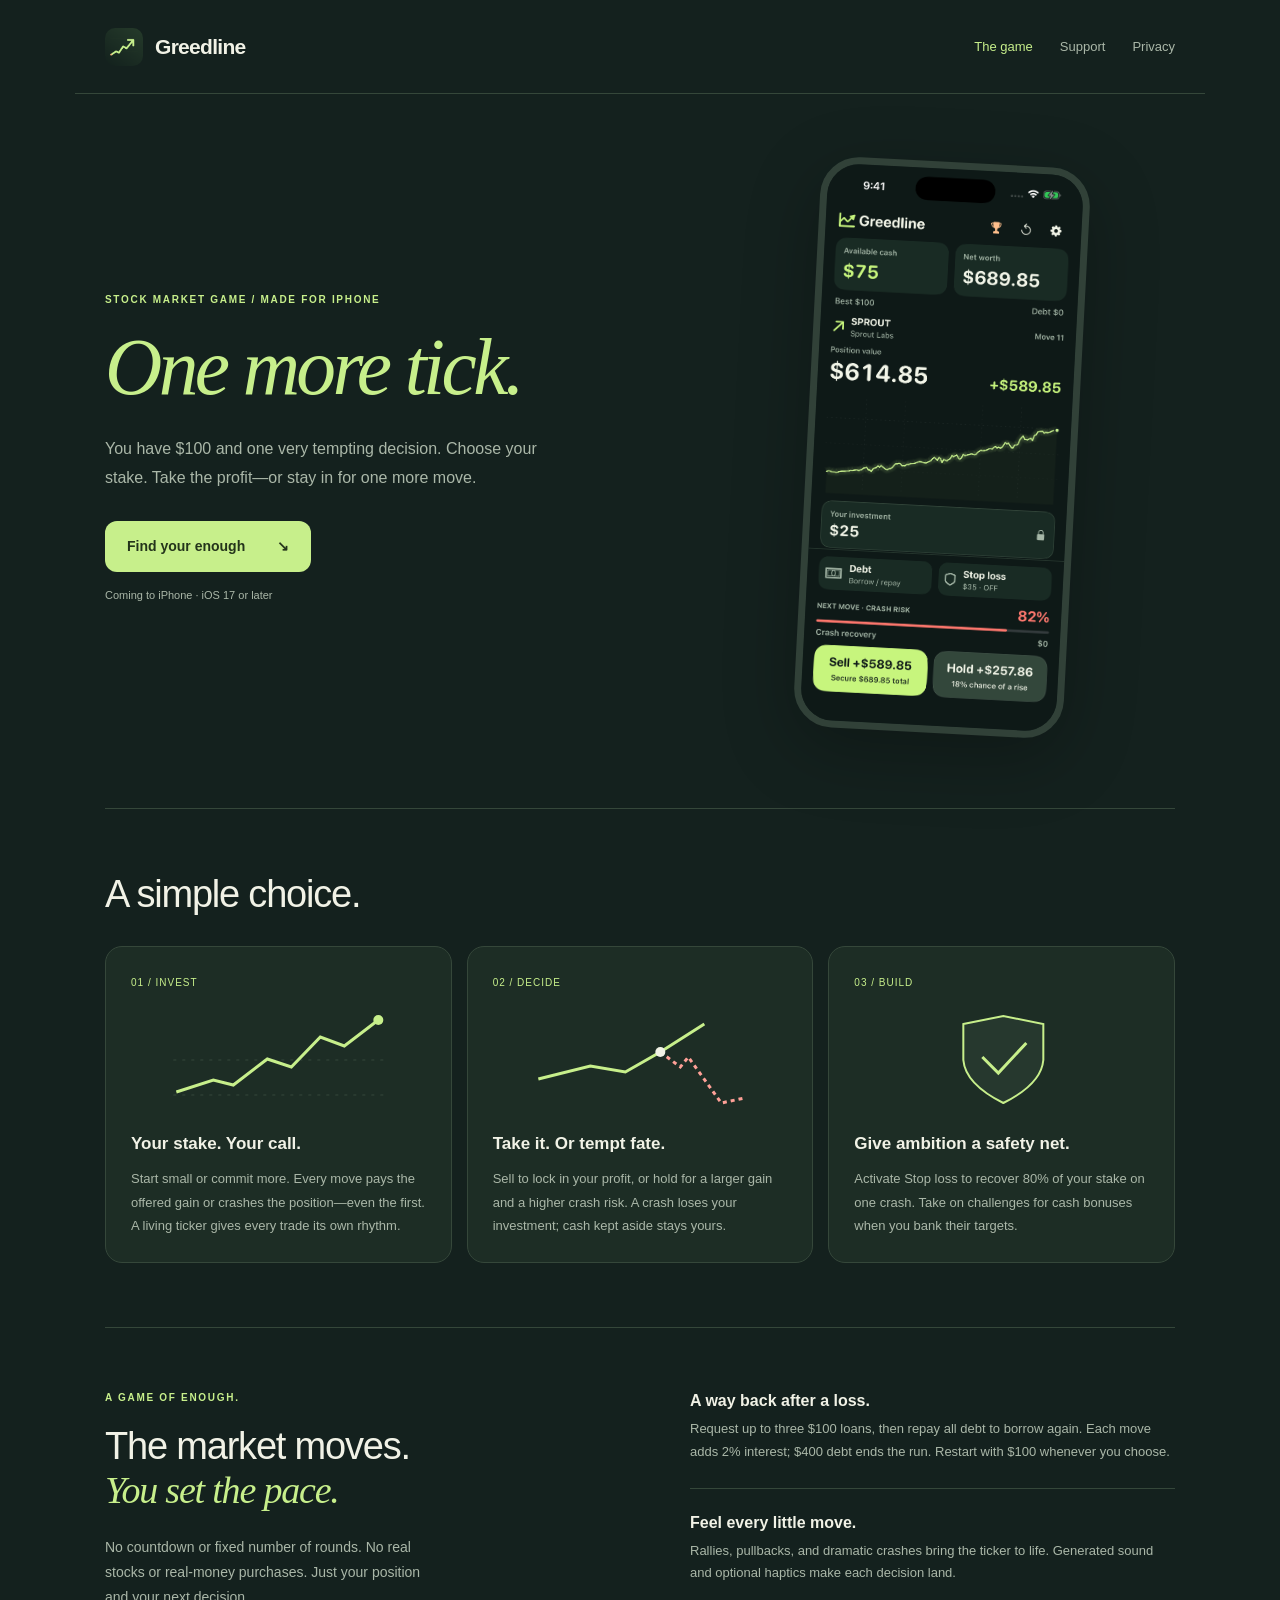
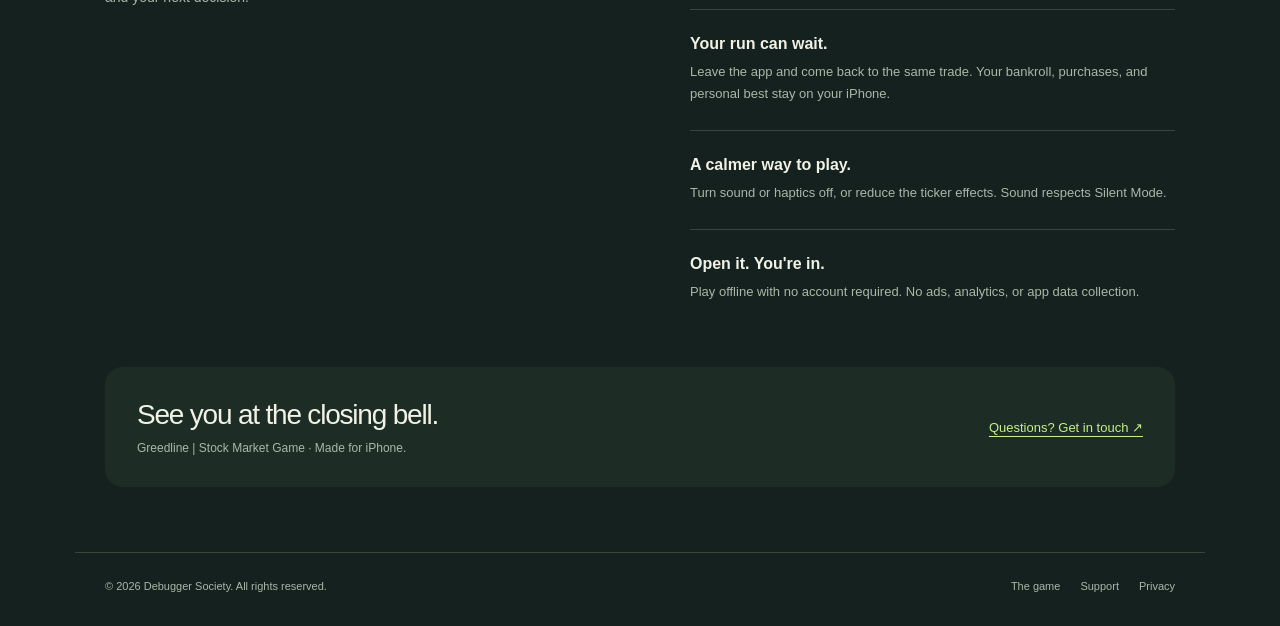
<file: index.html>
<!doctype html>
<html lang="en"><head><meta charset="utf-8"><meta name="viewport" content="width=device-width,initial-scale=1"><meta name="theme-color" content="#14211e"><title>Greedline | Stock Market Game</title><meta name="description" content="Bank a little profit or risk it all for one more move. Greedline is a fictional stock-market game made for iPhone. Fast trades, clear odds, and a very tempting button."><meta property="og:title" content="Greedline | Stock Market Game — How much is enough?"><meta property="og:description" content="Bank a little profit or risk it all for one more move. Greedline is a fictional stock-market game made for iPhone. Fast trades, clear odds, and a very tempting button."><meta property="og:type" content="website"><link rel="icon" href="assets/app-icon.png"><link rel="apple-touch-icon" href="assets/app-icon.png"><link rel="stylesheet" href="assets/styles.css"></head><body><a class="skip" href="#main">Skip to content</a><header class="header wrap"><a class="brand" href="index.html"><img src="assets/app-icon.png" width="38" height="38" alt="">Greedline</a><nav class="nav" aria-label="Main navigation"><a href="index.html#how-to-play" aria-current="page" class="how-link">The game</a><a href="support.html">Support</a><a href="privacy.html">Privacy</a></nav></header><main id="main" class="wrap"><section class="hero"><div><p class="eyebrow">Stock Market Game / Made for iPhone</p><h1><em>One more tick.</em></h1><p class="lede">You have $100 and one very tempting decision. Choose your stake. Take the profit—or stay in for one more move.</p><a class="button" href="#how-to-play">Find your enough <span aria-hidden="true">↘</span></a><p class="platform">Coming to iPhone · iOS 17 or later</p></div><div class="phone-stage"><div class="phone"><img src="assets/gameplay.png" width="1206" height="2622" fetchpriority="high" alt="Greedline's native iPhone trading screen with a live stock ticker, cash, position value, a crash-risk meter, and large Sell and Hold controls showing exact amounts."></div></div></section>
<section id="how-to-play" class="section"><div class="section-top"><div><h2>A simple choice.<br></div></div><div class="cards">
<article class="card"><span class="card-number">01 / INVEST</span><svg viewBox="0 0 220 100" aria-hidden="true"><path d="M5 83H215M5 48H215" stroke="#35473a" stroke-dasharray="3 6"/><path d="M8 80L45 68L65 73L99 47L123 55L152 25L176 34L210 8" fill="none" stroke="#c7ef8b" stroke-width="3"/><circle cx="210" cy="8" r="5" fill="#c7ef8b"/></svg><h3>Your stake. Your call.</h3><p>Start small or commit more. Every move pays the offered gain or crashes the position—even the first. A living ticker gives every trade its own rhythm.</p></article>
<article class="card"><span class="card-number">02 / DECIDE</span><svg viewBox="0 0 220 100" aria-hidden="true"><path d="M8 67L60 54L95 60L130 40L174 12" fill="none" stroke="#c7ef8b" stroke-width="3"/><path d="M130 40L150 55L158 45L191 91L214 86" fill="none" stroke="#ffa097" stroke-width="3" stroke-dasharray="4 4"/><circle cx="130" cy="40" r="5" fill="#f1f2e6"/></svg><h3>Take it. Or tempt fate.</h3><p>Sell to lock in your profit, or hold for a larger gain and a higher crash risk. A crash loses your investment; cash kept aside stays yours.</p></article>
<article class="card"><span class="card-number">03 / BUILD</span><svg viewBox="0 0 220 100" aria-hidden="true"><path d="M72 12L112 4L152 12V48Q150 72 112 91Q74 72 72 48Z" fill="#26382e" stroke="#c7ef8b" stroke-width="2"/><path d="M91 45L107 61L135 31" fill="none" stroke="#c7ef8b" stroke-width="3"/></svg><h3>Give ambition a safety net.</h3><p>Activate Stop loss to recover 80% of your stake on one crash. Take on challenges for cash bonuses when you bank their targets.</p></article>
</div></section>
<section class="section quiet"><div><p class="eyebrow">A game of enough.</p><h2>The market moves.<br><em>You set the pace.</em></h2><p>No countdown or fixed number of rounds. No real stocks or real-money purchases. Just your position and your next decision.</p></div><ul class="benefits"><li><strong>A way back after a loss.</strong><p>Request up to three $100 loans, then repay all debt to borrow again. Each move adds 2% interest; $400 debt ends the run. Restart with $100 whenever you choose.</p></li><li><strong>Feel every little move.</strong><p>Rallies, pullbacks, and dramatic crashes bring the ticker to life. Generated sound and optional haptics make each decision land.</p></li><li><strong>Your run can wait.</strong><p>Leave the app and come back to the same trade. Your bankroll, purchases, and personal best stay on your iPhone.</p></li><li><strong>A calmer way to play.</strong><p>Turn sound or haptics off, or reduce the ticker effects. Sound respects Silent Mode.</p></li><li><strong>Open it. You're in.</strong><p>Play offline with no account required. No ads, analytics, or app data collection.</p></li></ul></section>
<aside class="closing"><div><h2>See you at the closing bell.</h2><p>Greedline | Stock Market Game · Made for iPhone.</p></div><a href="support.html">Questions? Get in touch ↗</a></aside></main><footer class="footer wrap"><span>© 2026 Debugger Society. All rights reserved.</span><div><a href="index.html">The game</a><a href="support.html">Support</a><a href="privacy.html">Privacy</a></div></footer></body></html>
</file>
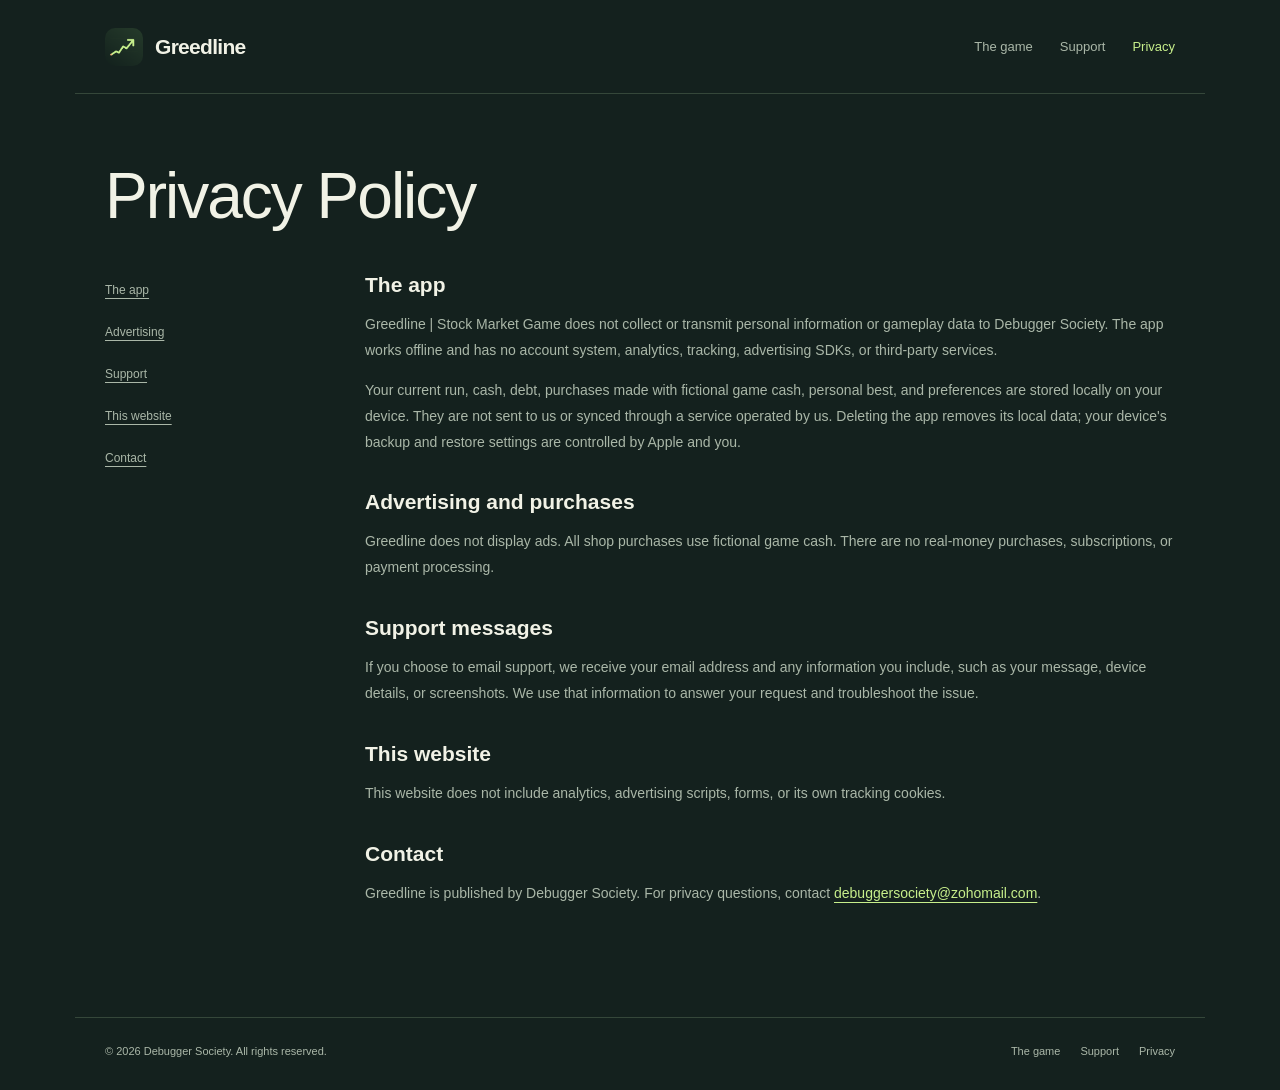
<file: privacy.html>
<!doctype html>
<html lang="en"><head><meta charset="utf-8"><meta name="viewport" content="width=device-width,initial-scale=1"><meta name="theme-color" content="#14211e"><title>Privacy policy — Greedline</title><meta name="description" content="Greedline does not collect app data. Learn about locally saved game progress, support emails, and this website."><meta property="og:title" content="Privacy policy — Greedline"><meta property="og:description" content="Greedline does not collect app data. Learn about locally saved game progress, support emails, and this website."><meta property="og:type" content="website"><link rel="icon" href="assets/app-icon.png"><link rel="apple-touch-icon" href="assets/app-icon.png"><link rel="stylesheet" href="assets/styles.css"></head><body><a class="skip" href="#main">Skip to content</a><header class="header wrap"><a class="brand" href="index.html"><img src="assets/app-icon.png" width="38" height="38" alt="">Greedline</a><nav class="nav" aria-label="Main navigation"><a href="index.html#how-to-play" class="how-link">The game</a><a href="support.html">Support</a><a href="privacy.html" aria-current="page">Privacy</a></nav></header><main id="main" class="wrap"><div class="doc-head"><h1>Privacy Policy</h1></div><div class="doc-grid"><nav class="doc-nav" aria-label="Policy sections"><a href="#app">The app</a><a href="#ads">Advertising</a><a href="#support">Support</a><a href="#website">This website</a><a href="#contact">Contact</a></nav><div class="doc-content"><section id="app"><h2>The app</h2><p>Greedline | Stock Market Game does not collect or transmit personal information or gameplay data to Debugger Society. The app works offline and has no account system, analytics, tracking, advertising SDKs, or third-party services.</p><p>Your current run, cash, debt, purchases made with fictional game cash, personal best, and preferences are stored locally on your device. They are not sent to us or synced through a service operated by us. Deleting the app removes its local data; your device's backup and restore settings are controlled by Apple and you.</p></section><section id="ads"><h2>Advertising and purchases</h2><p>Greedline does not display ads. All shop purchases use fictional game cash. There are no real-money purchases, subscriptions, or payment processing.</p></section><section id="support"><h2>Support messages</h2><p>If you choose to email support, we receive your email address and any information you include, such as your message, device details, or screenshots. We use that information to answer your request and troubleshoot the issue.</p></section><section id="website"><h2>This website</h2><p>This website does not include analytics, advertising scripts, forms, or its own tracking cookies.</p></section><section id="contact"><h2>Contact</h2><p>Greedline is published by Debugger Society. For privacy questions, contact <a href="mailto:debuggersociety@zohomail.com">debuggersociety@zohomail.com</a>.</p></section></div></div></main><footer class="footer wrap"><span>© 2026 Debugger Society. All rights reserved.</span><div><a href="index.html">The game</a><a href="support.html">Support</a><a href="privacy.html">Privacy</a></div></footer></body></html>
</file>
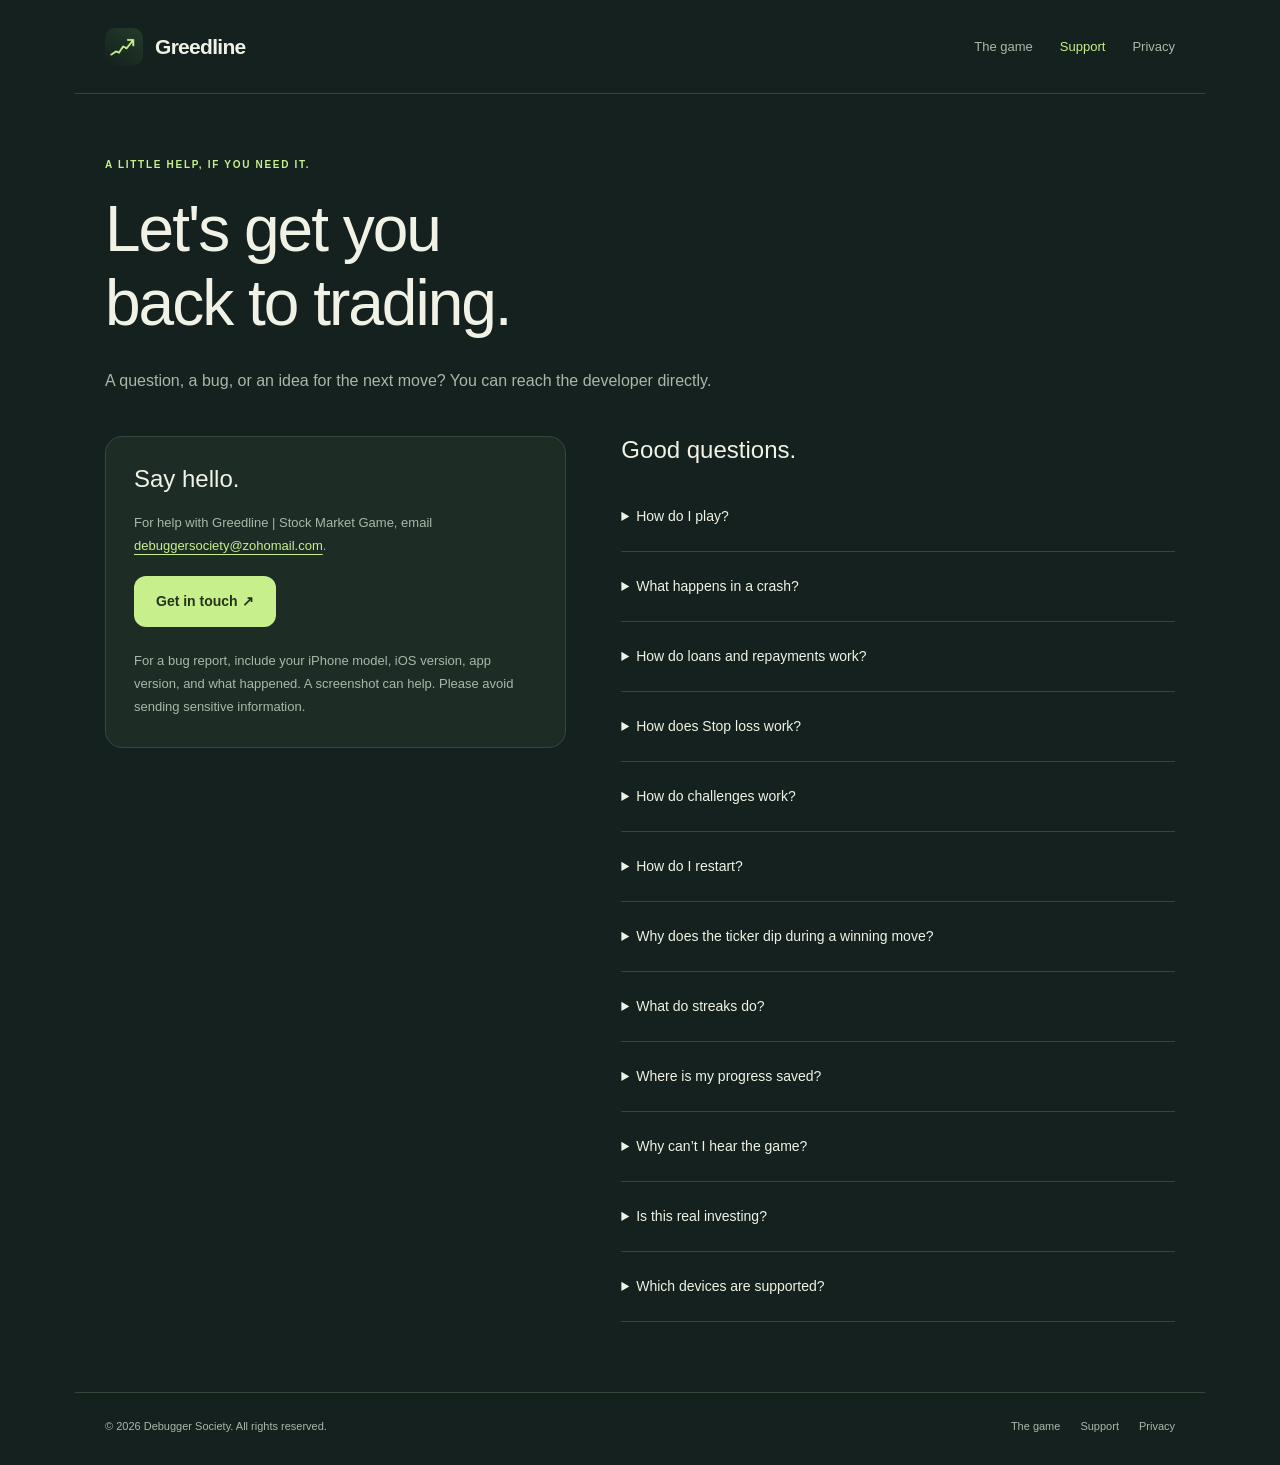
<file: support.html>
<!doctype html>
<html lang="en"><head><meta charset="utf-8"><meta name="viewport" content="width=device-width,initial-scale=1"><meta name="theme-color" content="#14211e"><title>Support & how to play — Greedline</title><meta name="description" content="Get help with Greedline, learn the trading and protection rules, and contact Debugger Society."><meta property="og:title" content="Support & how to play — Greedline"><meta property="og:description" content="Get help with Greedline, learn the trading and protection rules, and contact Debugger Society."><meta property="og:type" content="website"><link rel="icon" href="assets/app-icon.png"><link rel="apple-touch-icon" href="assets/app-icon.png"><link rel="stylesheet" href="assets/styles.css"></head><body><a class="skip" href="#main">Skip to content</a><header class="header wrap"><a class="brand" href="index.html"><img src="assets/app-icon.png" width="38" height="38" alt="">Greedline</a><nav class="nav" aria-label="Main navigation"><a href="index.html#how-to-play" class="how-link">The game</a><a href="support.html" aria-current="page">Support</a><a href="privacy.html">Privacy</a></nav></header><main id="main" class="wrap"><div class="doc-head"><p class="eyebrow">A little help, if you need it.</p><h1>Let's get you<br>back to trading.</h1><p class="lede">A question, a bug, or an idea for the next move? You can reach the developer directly.</p></div><div class="support-body"><div><div class="contact-card"><h2>Say hello.</h2><p>For help with Greedline | Stock Market Game, email <a href="mailto:debuggersociety@zohomail.com">debuggersociety@zohomail.com</a>.</p><a class="button" href="mailto:debuggersociety@zohomail.com?subject=Greedline%20support">Get in touch ↗</a><p>For a bug report, include your iPhone model, iOS version, app version, and what happened. A screenshot can help. Please avoid sending sensitive information.</p></div></div><section><h2>Good questions.</h2><details><summary>How do I play?</summary><p>Start with $100. Tap the investment amount to choose how much to put into a trade, then tap Invest. Every move, including the first, either pays the exact offered gain or crashes the whole position. Each successful hold increases the next gain and the next crash risk, up to 82%. Sell to secure your profit, or Hold for the displayed gain and chance of a rise. The secured total is cash before outstanding debt; the main screen shows net worth. There is no fixed number of moves or rounds.</p></details>
<details><summary>What happens in a crash?</summary><p>The invested position is lost unless you have protection. Cash you kept outside the trade remains available. If a closed trade leaves you with no cash, choose to review a $100 loan or start again with $100. There is no automatic refill. Your personal best stays when you start over.</p></details>
<details><summary>How do loans and repayments work?</summary><p>Tap Debt on the main screen. You can request $100 up to three times, then must repay all debt, including interest, to unlock three more loans. Partial repayments do not restore your allowance. You can borrow and repay between moves, even during a live trade.</p><p>Each settled move adds 2% interest, rounded up to a cent. No interest is charged for waiting, selling, borrowing, or repayment. Debt of $400 or more ends the run through default. The popup shows your next interest charge; an imminent default warning appears before a move that would cross the limit. Borrowing does not increase net worth.</p></details>
<details><summary>How does Stop loss work?</summary><p>Tap Stop loss on the main screen to activate it for $35 of available game cash. It recovers 80% of the original investment on one crash. You may activate it during a trade between moves. It stays armed through successful sales until consumed. Unsold profit is lost and debt remains payable. Cash outside a position always stays yours.</p></details>
<details><summary>How do challenges work?</summary><p>Tap the trophy and choose a challenge between trades. Triple banked net worth in nine trades for $50, reach five times in seven trades for $150, or ten times in five trades for $400. Your target is based on net worth when starting, with a minimum baseline of $100. One challenge can be active at a time, with one attempt at each per run.</p><p>Only selling to reach the target counts. Debt is deducted and the reward is then credited automatically. Borrowing and unrealized gains cannot complete a challenge. Each sale or crash uses one trade; holding within the same position does not. Restarting resets challenge attempts.</p></details>
<details><summary>How do I restart?</summary><p>Tap the restart arrow beside Settings and confirm. This resets cash to $100 and clears your current position, debt, Stop loss, challenges, and run purchases. Your personal best and settings stay.</p></details>
<details><summary>Why does the ticker dip during a winning move?</summary><p>The short rallies and pullbacks make the ticker feel alive. They are visual fluctuations within a move. The settled outcome is the exact displayed gain or a complete crash, with the odds shown before your decision. Its outcome is fixed when you tap Invest or Hold; closing the app does not reroll it.</p></details>
<details><summary>What do streaks do?</summary><p>Consecutive profitable trades add 8% to the streak component of the reward formula, up to five trades. Every offered gain already includes the streak bonus and the increasing reward for holding longer.</p></details>
<details><summary>Where is my progress saved?</summary><p>Your run, debt, pending move, personal best, and preferences are saved on this iPhone. Updating to build 3 keeps your progress and unfinished outcomes. Old outstanding loans keep their original default threshold until repaid, with further borrowing locked meanwhile. Old insurance becomes 80% Stop loss and refunds the $55 price difference once. Saved desk and chart upgrades are retained. They persist across launches. There is no account or developer-operated cloud sync. We cannot recover progress that was never sent to us.</p></details><details><summary>Why can’t I hear the game?</summary><p>Greedline respects Silent Mode. Check Silent Mode, media volume, and Sound in the in-game settings. Haptics require supported hardware and can be turned off separately. Reduce effects and iOS Reduce Motion shorten ticker animations.</p></details><details><summary>Is this real investing?</summary><p>No. Greedline is a fictional game, not an investment service or a simulation of real market behavior. There are no real stocks, real-money trades, ads, or in-app payments.</p></details><details><summary>Which devices are supported?</summary><p>Greedline is made for iPhone with iOS 17 or later. The app is configured as an iPhone app, with a portrait layout.</p></details></section></div></main><footer class="footer wrap"><span>© 2026 Debugger Society. All rights reserved.</span><div><a href="index.html">The game</a><a href="support.html">Support</a><a href="privacy.html">Privacy</a></div></footer></body></html>
</file>
<file: assets/styles.css>
:root{--bg:#14211e;--surface:#1d2d25;--line:#35473a;--ink:#f1f2e6;--muted:#aab7a8;--green:#c7ef8b;--orange:#ffc08c;font-family:-apple-system,BlinkMacSystemFont,'Segoe UI',sans-serif;color:var(--ink);background:var(--bg)}*{box-sizing:border-box}body{margin:0}a{color:inherit;text-underline-offset:4px}button,a{-webkit-tap-highlight-color:transparent}a:focus-visible,summary:focus-visible{outline:3px solid var(--orange);outline-offset:5px}h1,h2,h3,p{margin:0}.wrap{max-width:1130px;margin:auto;padding-left:30px;padding-right:30px}.header{display:flex;justify-content:space-between;align-items:center;padding-top:25px;padding-bottom:25px;border-bottom:1px solid var(--line);gap:20px}.brand{font-size:21px;font-weight:650;display:flex;align-items:center;gap:12px;letter-spacing:-.7px;text-decoration:none}.brand img{border-radius:10px}.nav{display:flex;gap:27px;font-size:13px;color:var(--muted)}.nav a{text-decoration:none;padding:14px 0}.nav a:hover,.nav a[aria-current]{color:var(--green)}.eyebrow{font-size:10px;letter-spacing:1.7px;font-weight:600;text-transform:uppercase;color:var(--green);margin-bottom:22px}.hero{display:grid;grid-template-columns:1.15fr 1fr;align-items:center;gap:70px;padding:68px 0 75px}.hero h1{font-size:clamp(54px,6.2vw,83px);font-weight:500;letter-spacing:-3.6px;line-height:1.02}em{font-family:Georgia,serif;font-weight:400;color:var(--green)}.lede{font-size:16px;line-height:1.8;color:var(--muted);max-width:440px;margin-top:27px}.button{display:inline-flex;align-items:center;justify-content:space-between;gap:32px;background:var(--green);color:#24341b;border-radius:12px;padding:17px 22px;font-size:14px;text-decoration:none;font-weight:600;min-height:51px;margin-top:28px}.platform{font-size:11px;color:var(--muted);margin-top:17px}.phone-stage{position:relative;display:flex;justify-content:center}.phone{width:270px;border:7px solid #314138;border-radius:39px;overflow:hidden;box-shadow:0 20px 70px #0004;transform:rotate(3deg);background:var(--bg)}.phone img{display:block;width:100%;height:auto}.stage-note{position:absolute;bottom:48px;left:-35px;background:var(--ink);color:#263421;border-radius:13px;padding:17px 21px;box-shadow:0 10px 30px #0003;transform:rotate(-4deg);font-size:12px}.stage-note strong{display:block;font-size:22px;margin-top:5px;letter-spacing:-.5px}.section{border-top:1px solid var(--line);padding:64px 0}.section-top{display:flex;justify-content:space-between;gap:30px;align-items:end;margin-bottom:30px}.section h2,.closing h2{font-size:38px;font-weight:500;letter-spacing:-1.2px;line-height:1.15}.section-top p{max-width:330px;color:var(--muted);font-size:14px;line-height:1.75}.cards{display:grid;grid-template-columns:repeat(3,1fr);gap:15px}.card{padding:25px;background:var(--surface);border:1px solid var(--line);border-radius:17px}.card-number{color:var(--green);font-size:10px;letter-spacing:1px}.card svg{width:100%;height:100px;margin:22px 0;display:block}.card h3{font-size:17px;font-weight:550;margin-bottom:13px}.card p{font-size:13px;line-height:1.8;color:var(--muted)}.quiet{display:grid;grid-template-columns:1fr 1fr;gap:100px}.quiet>div>p:last-child{font-size:14px;line-height:1.8;color:var(--muted);margin-top:22px;max-width:330px}.benefits{list-style:none;padding:0;margin:0}.benefits li{padding:0 0 25px;margin-bottom:25px;border-bottom:1px solid var(--line)}.benefits li:last-child{border:0;margin:0;padding:0}.benefits strong{font-size:16px;font-weight:550}.benefits p{font-size:13px;line-height:1.7;color:var(--muted);margin-top:8px}.closing{padding:32px;border-radius:18px;background:var(--surface);display:flex;align-items:center;justify-content:space-between;gap:25px;margin:0 0 65px}.closing h2{font-size:28px}.closing p{font-size:12px;color:var(--muted);margin-top:10px}.closing a{font-size:13px;color:var(--green)}.footer{display:flex;justify-content:space-between;gap:25px;padding-top:25px;padding-bottom:30px;border-top:1px solid var(--line);font-size:11px;line-height:1.6;color:var(--muted)}.footer div{display:flex;gap:20px}.footer a{text-decoration:none}.skip{position:absolute;left:15px;top:-100px;padding:15px;background:var(--green);color:var(--bg);z-index:5}.skip:focus{top:15px}.doc-head{padding:65px 0 40px}.doc-head h1{font-size:clamp(39px,6vw,64px);font-weight:500;letter-spacing:-2px}.doc-head .lede{max-width:660px}.doc-grid{display:grid;grid-template-columns:200px 1fr;gap:60px;padding-bottom:75px}.doc-nav{display:flex;flex-direction:column;gap:8px;align-self:start;position:sticky;top:30px;font-size:12px;color:var(--muted)}.doc-nav a{padding:10px 0}.doc-content section{margin-bottom:35px}.doc-content h2{font-size:21px;font-weight:550;margin-bottom:15px}.doc-content p{font-size:14px;line-height:1.85;color:var(--muted)}.doc-content p+p{margin-top:14px}.doc-content a{color:var(--green)}.support-body{display:grid;grid-template-columns:1fr 1.2fr;gap:55px;padding-bottom:70px}.contact-card{background:var(--surface);border:1px solid var(--line);border-radius:17px;padding:28px}.contact-card h2,.support-body h2{font-size:24px;font-weight:500;margin-bottom:18px}.contact-card p{font-size:13px;line-height:1.8;color:var(--muted);overflow-wrap:anywhere}.contact-card .button{margin:18px 0 22px}.contact-card a:not(.button){color:var(--green)}details{border-bottom:1px solid var(--line);padding:7px 0}summary{padding:17px 0;cursor:pointer;font-size:14px;line-height:1.5}details p{font-size:13px;line-height:1.85;color:var(--muted);padding-bottom:19px}details a{color:var(--green)}@media(max-width:750px){.wrap{padding-left:21px;padding-right:21px}.header{padding-top:16px;padding-bottom:16px}.brand{font-size:19px}.nav{gap:16px;font-size:12px}.how-link{display:none}.hero{grid-template-columns:1fr;gap:52px;padding:48px 0}.hero h1{font-size:60px;letter-spacing:-2.8px}.lede{font-size:15px}.phone{width:255px}.stage-note{left:0;bottom:45px}.section{padding:43px 0}.section-top{display:block}.section-top p{margin-top:20px}.cards{grid-template-columns:1fr}.card{display:grid;grid-template-columns:1fr 100px;gap:14px}.card svg{grid-column:2;grid-row:1/4;height:100%;margin:0}.card-number,.card h3,.card p{grid-column:1}.card h3{margin:0}.quiet{grid-template-columns:1fr;gap:35px}.closing{flex-direction:column;align-items:start;padding:25px;margin-bottom:45px}.footer{font-size:10px;flex-direction:column;gap:12px}.doc-head{padding:42px 0 30px}.doc-grid{grid-template-columns:1fr;gap:30px}.doc-nav{position:static;flex-direction:row;flex-wrap:wrap;gap:14px}.support-body{grid-template-columns:1fr;gap:38px}.section h2{font-size:34px}}@media(prefers-reduced-motion:reduce){*{scroll-behavior:auto!important}}
</file>
